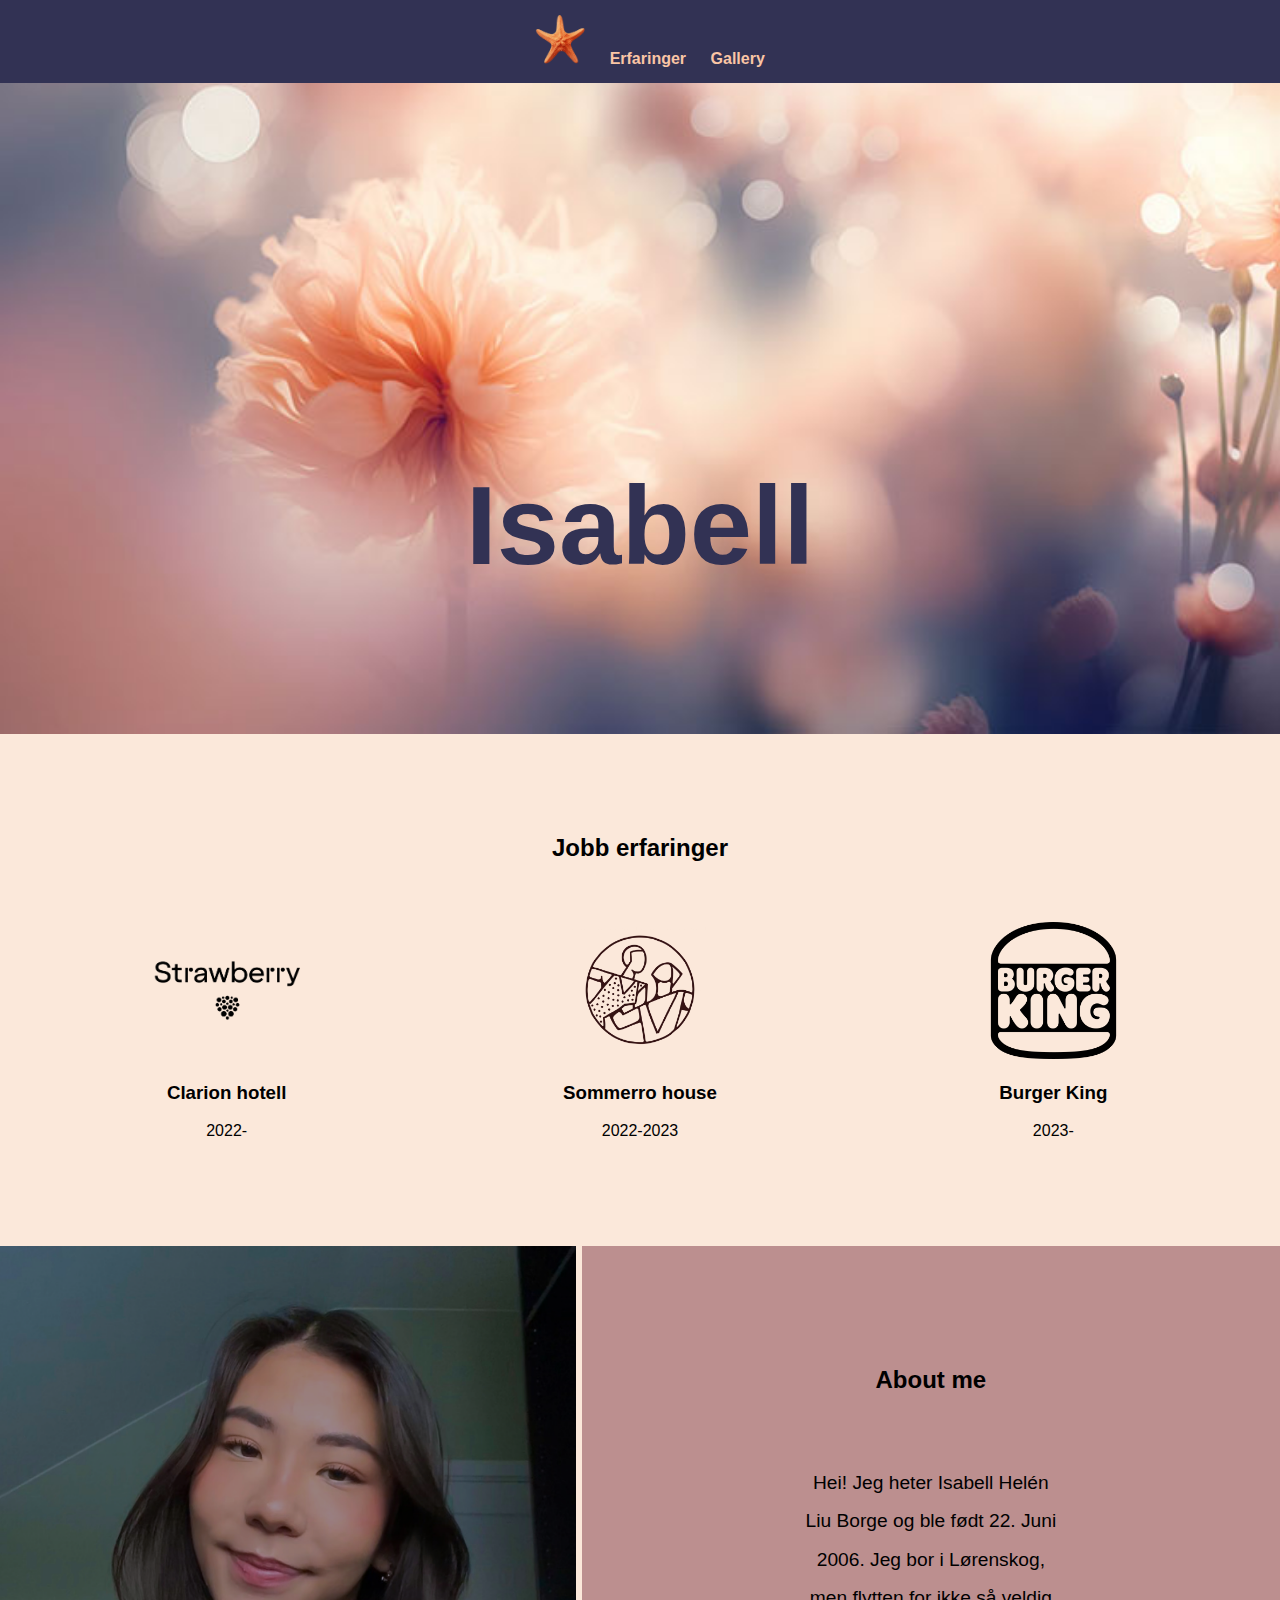
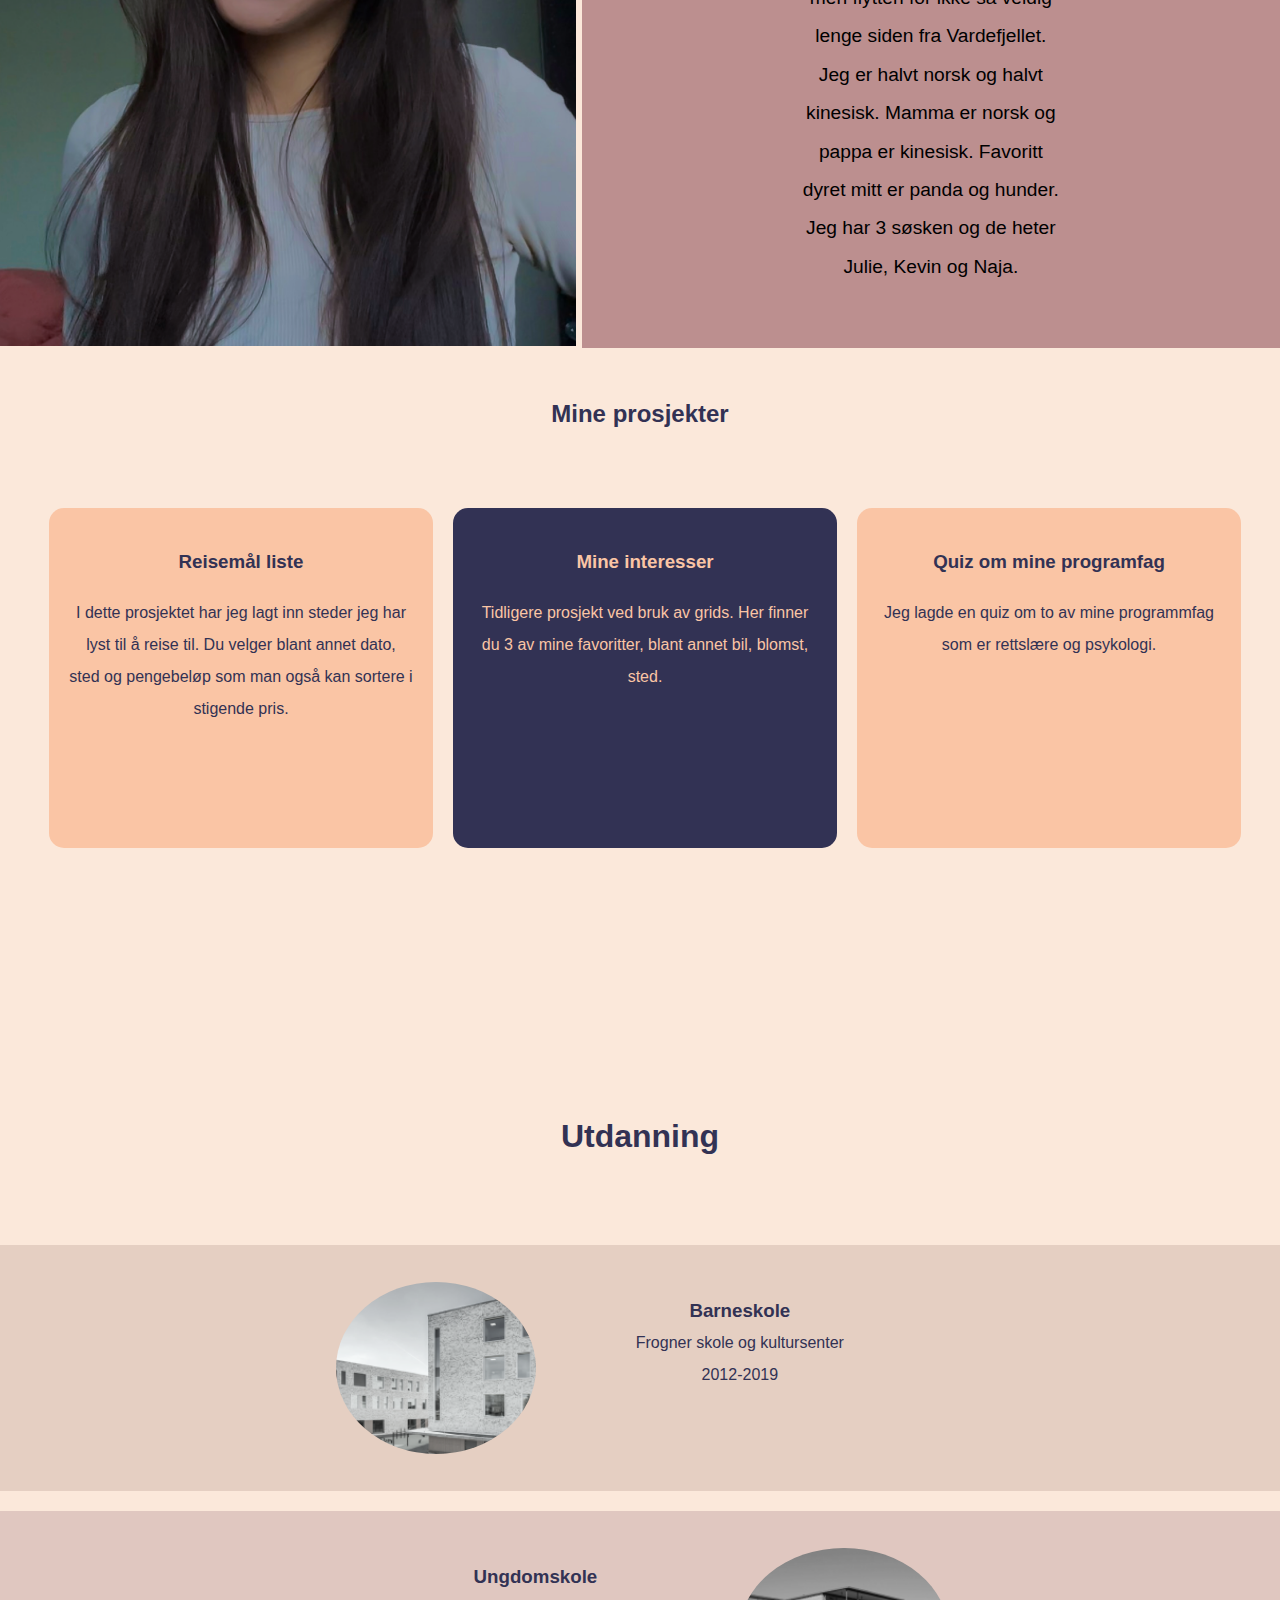
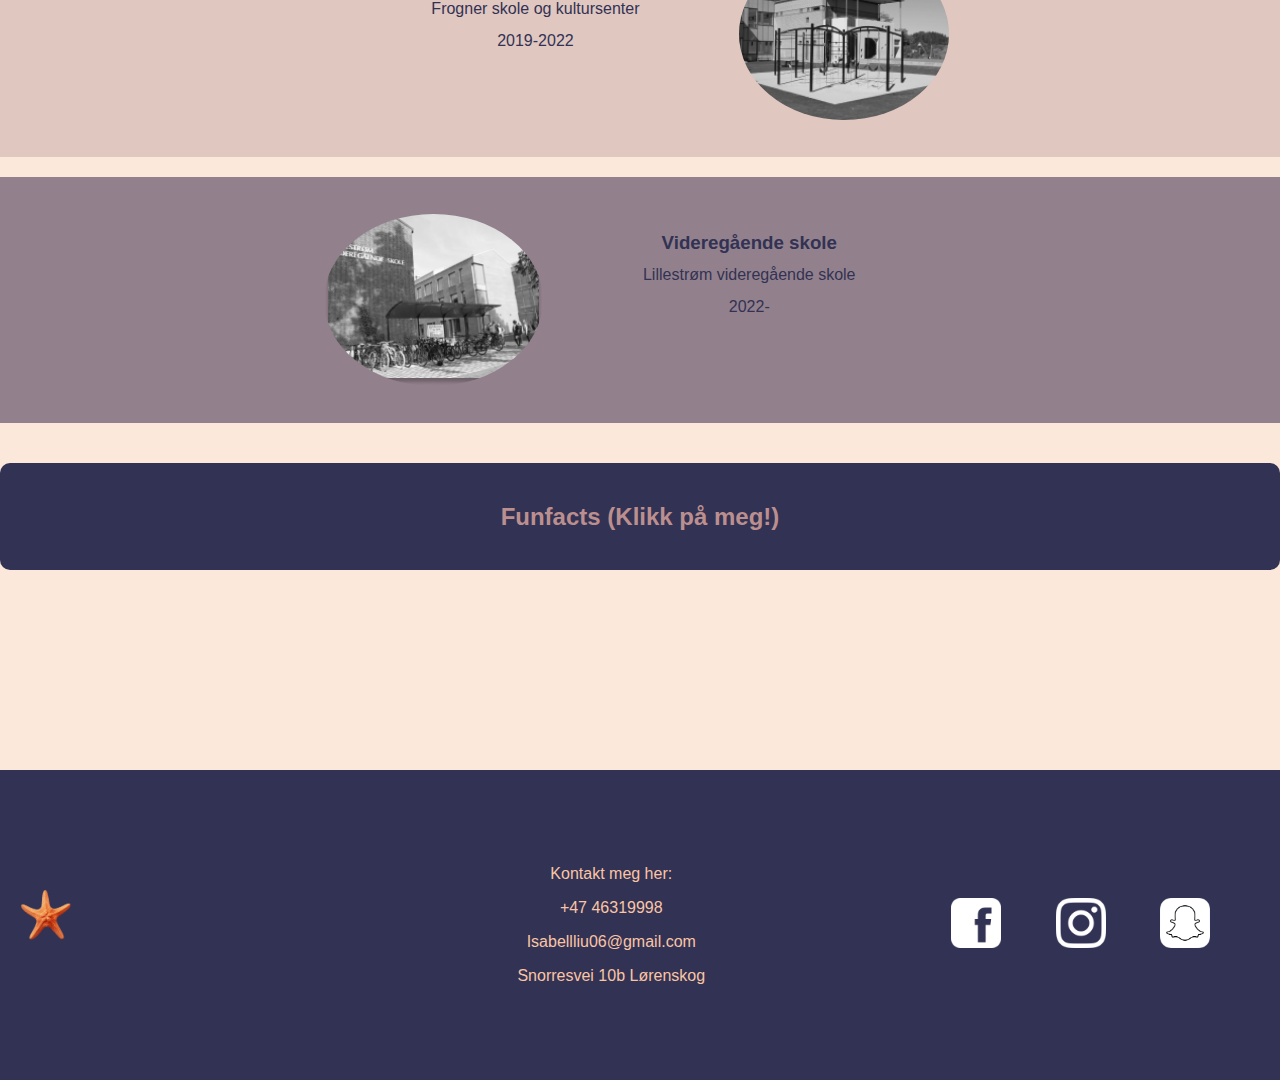
<file: index.html>
<!DOCTYPE html>
<html lang="en">

<head>
    <meta charset="UTF-8">
    <meta name="viewport" content="width=device-width, initial-scale=1.0">
    <link rel="preconnect" href="https://fonts.googleapis.com">
<link rel="preconnect" href="https://fonts.gstatic.com" crossorigin>

    <title>Isabell</title>
    <link rel="stylesheet" href="/css/index.css">
</head>

<body>

    <nav>
        <img src="bilder/starfish-with-ai-generated-free-png.webp" alt="Logo">
        <a href="jobbb.html">Erfaringer</a>
        <a href="layout.html">Gallery</a>

    </nav>

    <main>
        <img class="main-image" src="bilder/pantonecolor-web-main.2576.jpg" alt="Blde av meg">
        <h1 class="overskrift">Isabell</h1>

   

        <div class="jobber">
            <h2 class="job-experience">Jobb erfaringer</h2>
            <div class="jobb">
                <img class="jobb-image" src="bilder/strawberry.png" alt="bilde av clarion hotel">
                <h3>Clarion hotell</h3>
                <p> 2022- </p>
            </div>
            <div class="jobb">
                <img class="jobb-image" src="bilder/relsommerro.png" alt="bilde av sommerro">
                <h3>Sommerro house</h3>
                <p>2022-2023</p>
            </div>
            <div class="jobb">
                <img class="jobb-image" src="bilder/burger.png" alt="bilde av Burgerking">
                <h3>Burger King</h3>
                <p>2023- </p>
            </div>
        </div>

   

        <div class="container">
            <div class="image-container">
              <img class="isabell-image" src="bilder/Component 1.png" alt="Bilde av meg">
              <div class="border-box"></div>
            </div>
            <div class="text-container">
                <h2>About me</h2>
              <p>Hei! Jeg heter Isabell Helén Liu Borge og ble født 22. Juni 2006. Jeg bor i Lørenskog, men flytten for ikke så veldig lenge siden fra Vardefjellet. Jeg er halvt norsk og halvt kinesisk. Mamma er norsk og pappa er kinesisk. Favoritt dyret mitt er panda og hunder. Jeg har 3 søsken og de heter Julie, Kevin og Naja.</p>
            </div>
          </div>
        
  


          <h2 class="prosjekter">Mine prosjekter</h2>

        <div class="trepro">
            
            <a href="/Chapter4/4C/prøve list.html" class="prosjekt liste" id="liste">
                <h3>Reisemål liste</h3>
                <p>I dette prosjektet har jeg lagt inn steder jeg har lyst til å reise til. Du velger blant annet dato, sted og pengebeløp som man også kan sortere i stigende pris.</p>
                
            </a>

            <a href="/Chapter2/2F/minefavoritter.html" class="prosjekt favoritter" id="favoritter">
                <h3>Mine interesser</h3>
                <p>Tidligere prosjekt ved bruk av grids. Her finner du 3 av mine favoritter, blant annet bil, blomst, sted.</p>
                
            </a>

            <a href="/Chapter4/4A/quiz2.html" class="prosjekt quiz" id="quiz">
                <h3>Quiz om mine programfag</h3>
                <p>Jeg lagde en quiz om to av mine programmfag som er rettslære og psykologi.</p>
             
            </a>
        </div>
        

        <h1 class="utdanning">Utdanning</h1>
            
            <div class="skole barneskole">
                <img src="bilder/Rectangle 4.png" alt="Barneskole bilde">
                <div class="education">
                    <h3>Barneskole</h3>
                    <p>Frogner skole og kultursenter</p>
                    <p>2012-2019</p>
                </div>
            </div>
    
            <div class="skole ungdomskole">
                <div class="education">
                    <h3>Ungdomskole</h3>
                    <p>Frogner skole og kultursenter</p>
                    <p>2019-2022</p>
                </div>
                <img src="bilder/Rectangle 3.png" alt="Ungdomskole bilde">
            </div>
    
            <div class="skole videregaende-skole">
                <img src="bilder/Rectangle 5.png" alt="Videregående skole bilde">
                <div class="education">
                    <h3>Videregående skole</h3>
                    <p>Lillestrøm videregående skole</p>
                    <p>2022-</p>
                </div>
            </div>
        </div>



        <div class="funfacts-section" onclick="Funfacts()">
            <h2 class="funfacts-header">Funfacts  (Klikk på meg!)</h2>
            <div class="funfacts-info" id="funfacts-info">
                <h4>Funfact 1</h4>
                <p>Jeg har blitt jaget av en apekatt</p>
                <h4>Funfact 2</h4>
                <p>Jeg har 1471 i streak med mamma .</p>
                <h4>Funfact 3</h4>
                <p>Da jeg ble født ble jeg kalt Natalie</p>
              
            </div>
        </div>

</main>

   
<div class="footer">
    <div class="logo">
        <img src="bilder/starfish-with-ai-generated-free-png.webp" alt="Logo">
    </div>
    <div class="contact-info">
        <p>Kontakt meg her:</p>
        <p>+47 46319998</p>
        <p>Isabellliu06@gmail.com</p>
        <p>Snorresvei 10b Lørenskog</p>
    </div>
    <div class="social-media">
        <img src="bilder/facee.png" alt="Facebook">
        <img src="bilder/insta.png" alt="Instagram">
        <img src="bilder/snapp.png" alt="Snapchat">
    </div>
</div>

<script src="index.js"></script>

</body>

</html>
</file>
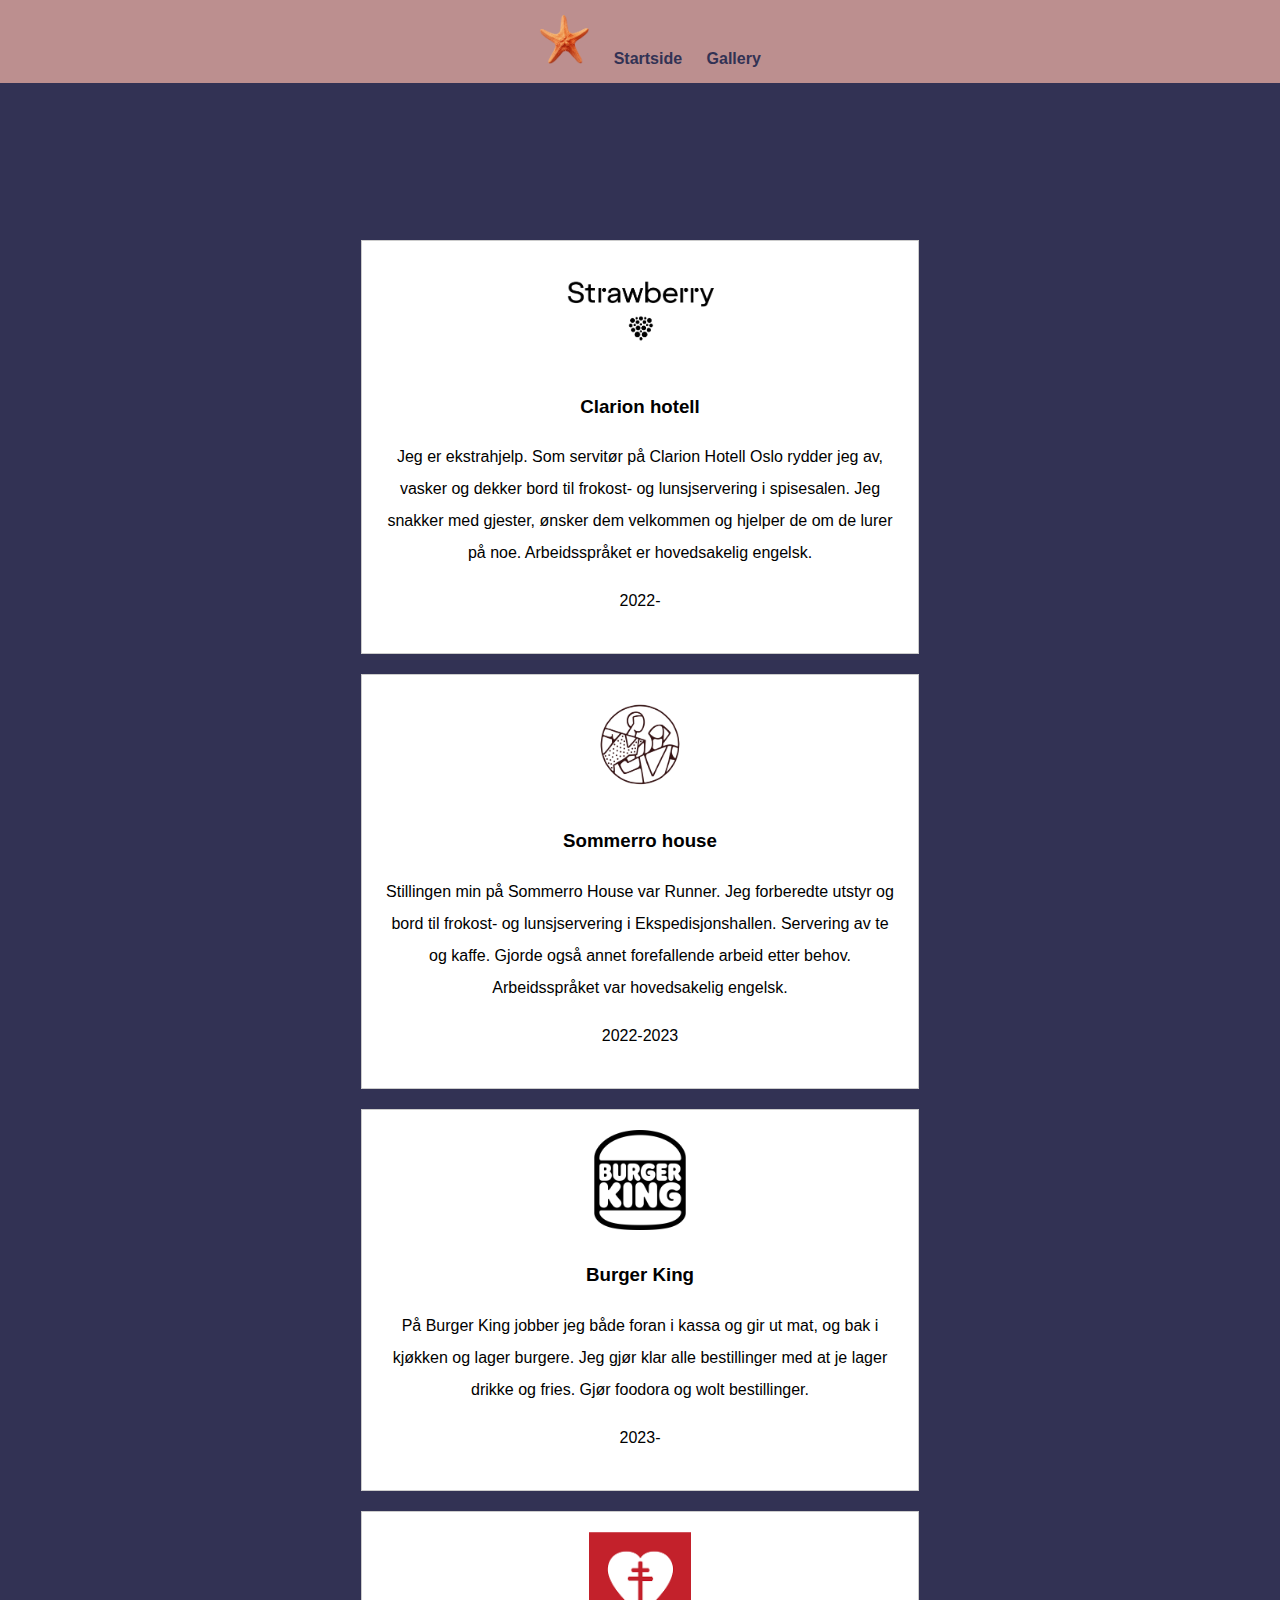
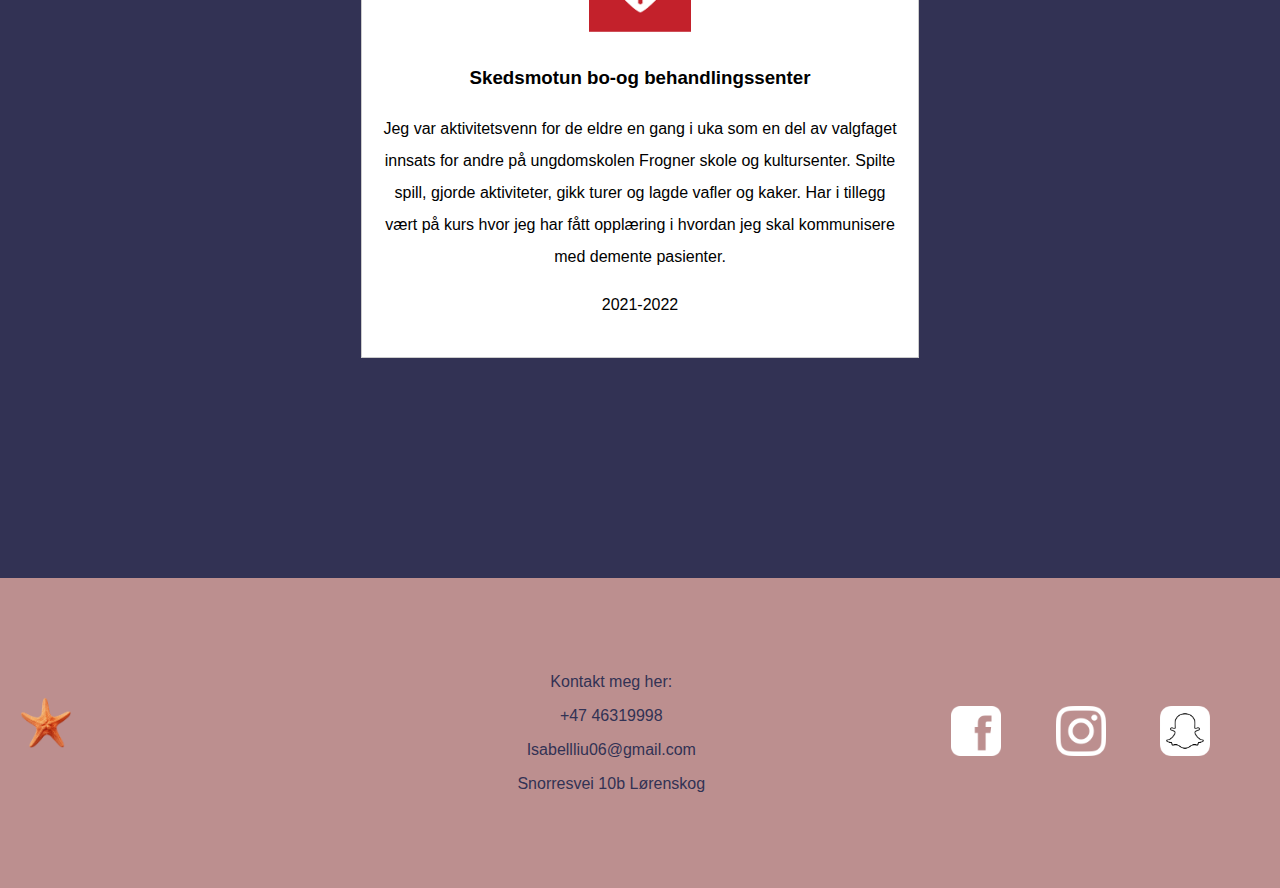
<file: jobbb.html>
<!DOCTYPE html>
<html lang="en">
<head>
  <meta charset="UTF-8">
  <meta name="viewport" content="width=device-width, initial-scale=1.0">
  <link rel="stylesheet" href="/css/jobbb.css">
  <title>Mine jobberfaringer</title>
</head>
<body>

    <nav>
        <img src="bilder/starfish-with-ai-generated-free-png.webp" alt="Logo">
        <a href="index.html">Startside</a>
        <a href="layout.html">Gallery</a>

        


       
    </nav>
    
  <header>
    <h1>Jobb erfainger</h1>
  </header>
  
  <section class="jobbene-mine">
    <div class="jobb">
        <img class="jobb-image" src="bilder/strawberry.png" alt="clarion hotel">
        <h3>Clarion hotell</h3>
        <p>Jeg er ekstrahjelp. Som servitør på Clarion Hotell Oslo rydder jeg av, vasker og dekker bord til frokost- og lunsjservering i spisesalen. Jeg snakker med gjester, ønsker dem velkommen og hjelper de om de lurer på noe. Arbeidsspråket er hovedsakelig engelsk.</p>
        <p>2022-</p>
    </div>

    <div class="jobb">
        <img class="jobb-image" src="bilder/relsommerro.png" alt="bilde av sommerro">
        <h3>Sommerro house</h3>
        <p>Stillingen min på Sommerro House var Runner. Jeg forberedte utstyr og bord til frokost- og lunsjservering i Ekspedisjonshallen. Servering av te og kaffe. Gjorde også annet forefallende arbeid etter behov. Arbeidsspråket var hovedsakelig engelsk.</p>
        <p>2022-2023</p>
    </div>

    <div class="jobb">
        <img class="jobb-image" src="bilder/burger.png" alt="bilde av Burgerking">
        <h3>Burger King</h3>
        <p>På Burger King jobber jeg både foran i kassa og gir ut mat, og bak i kjøkken og lager burgere. Jeg gjør klar alle bestillinger med at je lager drikke og fries. Gjør foodora og wolt bestillinger.</p>
        <p>2023-</p>
    </div>

    <div class="jobb">
        <img class="jobb-image" src="bilder/aktivitetsven.png" alt="Bilde av skedsmotun bo-og behandligssenter">
        <h3>Skedsmotun bo-og behandlingssenter</h3>
        <p> Jeg var aktivitetsvenn for de eldre en gang i uka som en del av valgfaget innsats for andre på ungdomskolen Frogner skole og kultursenter. Spilte spill, gjorde aktiviteter, gikk turer og lagde vafler og kaker. Har i tillegg vært på kurs hvor jeg har fått opplæring i hvordan jeg skal kommunisere med demente pasienter. 
            </p>
        <p>2021-2022</p>
    </div>

    
</section>

<div class="footer">
  <div class="logo">
      <img src="bilder/starfish-with-ai-generated-free-png.webp" alt="Logo">
  </div>
  <div class="contact-info">
      <p>Kontakt meg her:</p>
      <p>+47 46319998</p>
      <p>Isabellliu06@gmail.com</p>
      <p>Snorresvei 10b Lørenskog</p>
  </div>
  <div class="social-media">
      <img src="bilder/facee.png" alt="Facebook">
      <img src="bilder/insta.png" alt="Instagram">
      <img src="bilder/snapp.png" alt="Snapchat">
  </div>
</div>



</body>




</html>
</file>
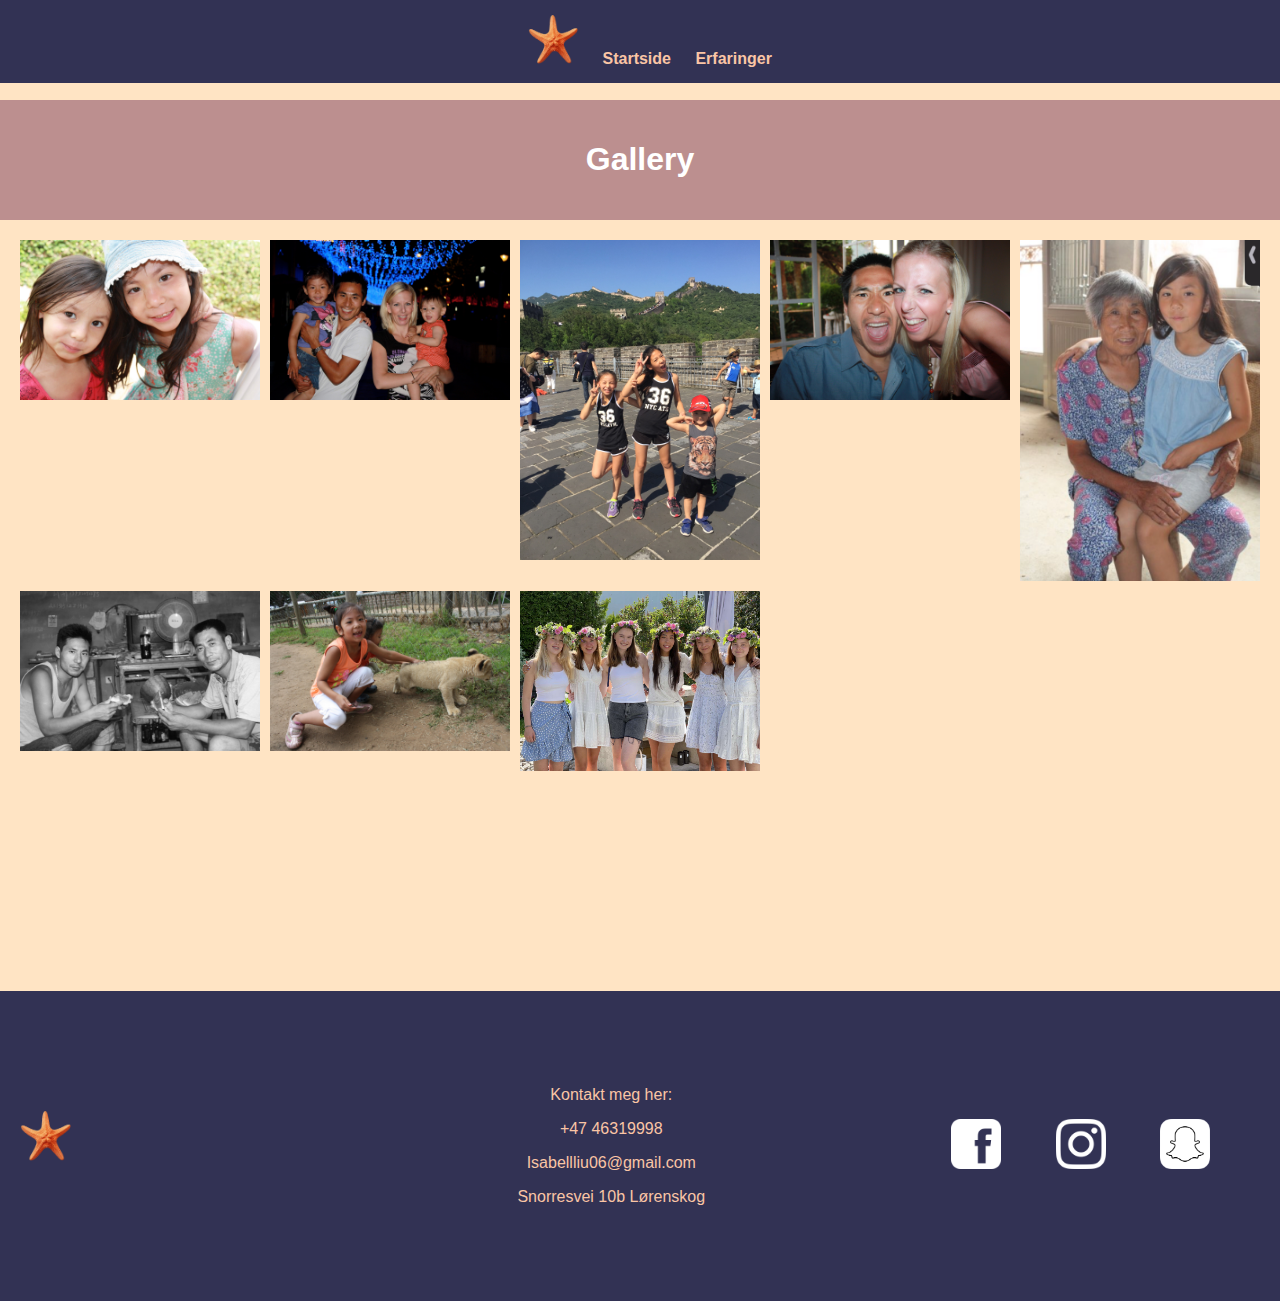
<file: layout.html>
<!DOCTYPE html>
<html lang="en">
<head>
  <meta charset="UTF-8">
  <meta name="viewport" content="width=device-width, initial-scale=1.0">
  <link rel="stylesheet" href="/css/layout.css">
  <title>Bilder</title>
</head>
<body>

    <nav>
        <img src="bilder/starfish-with-ai-generated-free-png.webp" alt="Logo">
        <a href="index.html">Startside</a>
        <a href="jobbb.html">Erfaringer</a>
       
       
    </nav>
    
    
  <header>
    <h1>Gallery</h1>
  </header>
  <section class="image-gallery">
    
    <img src="/bilder/015.JPG" alt="Bilde av meg og søsteren min">
    <img src="/bilder/IMG_3053.JPG" alt="Bilde av meg, julie, mamma og pappa">
    <img src="/bilder/IMG_1457.JPG" alt="meg, kevin og julie på kinesiske mur">
    <img src="/bilder/057.JPG" alt="Bilde av mamma og pappa">
    <img src="/bilder/Rectangle 18.png " alt="meg og neinei">
    <img src="/bilder/Rectangle 19.png " alt="pappa og onkel">
    <img src="/bilder/137.JPG" alt="Meg og familien min i sør SørAfrika på besøk hos besteforeldrene mine">
    <img src="/bilder/IMG_2073.JPG" alt="meg og vennene mine midtsommar">


    
  </section>

  <div class="footer">
    <div class="logo">
        <img src="bilder/starfish-with-ai-generated-free-png.webp" alt="Logo">
    </div>
    <div class="contact-info">
        <p>Kontakt meg her:</p>
        <p>+47 46319998</p>
        <p>Isabellliu06@gmail.com</p>
        <p>Snorresvei 10b Lørenskog</p>
    </div>
    <div class="social-media">
        <img src="bilder/facee.png" alt="Facebook">
        <img src="bilder/insta.png" alt="Instagram">
        <img src="bilder/snapp.png" alt="Snapchat">
    </div>
</div>

  

</body>
</html>
</file>
<file: css/index.css>
/* Generelle stiler for hele siden */
body {
    margin: 0;
    padding: 0;
    display: grid;
    grid-template-rows: auto 1fr auto; /*Den første raden (auto) tilpasser seg innholdet og gir høyden som er nødvendig.
                                        - Den andre raden (1fr) tar opp all tilgjengelig tilgjengelig plass og justerer seg dynamisk.
                                        - Den tredje raden (auto) tilpasser seg innholdet og gir høyden som er nødvendig. */
    min-height: 100vh;
    background-color: rgb(251, 232, 218);
    font-family:'Gill Sans', 'Gill Sans MT', Calibri, 'Trebuchet MS', sans-serif
   


}


/*Her er koden for nav baren*/
nav {
    background-color: rgb(50, 50, 84);
    padding: 15px;
    color: white;
    text-align: center;
    grid-row: 1;
    position: fixed;
    width: 100%; /* For å fylle hele bredden av siden */
    top: 0;
    z-index: 1000; /* For å være sikker på at den vises over andre elementer */
}

/*for stjernefisk logoen*/
nav img {
    max-width: 50px;
    margin-right: 10px;
}

nav a {
    color: rgb(250, 197, 165);
    text-decoration: none;
    margin: 0 10px;
    font-weight: bold;
    
}

nav a:hover {
    color: rosybrown;
    
}


main {
    text-align: center;
    grid-row: 2;
    display: grid;
    grid-template-rows: 1fr auto 1fr;   
    /* Oppretter et grid med tre rader:
    - Første rad tar opp all tilgjengelig vertikal plass dynamisk.
    - Andre rad tilpasser seg innholdet.
    - Tredje rad tar opp all tilgjengelig vertikal plass dynamisk. */
   
}

/* Dette er koden for det første bildet på siden*/
.main-image {
    width: 100%;
    height: 100%;
    object-fit: cover;
    object-position: 90% 90%;
    background-repeat: no-repeat;
    background-size: cover;
    background-attachment: fixed;
    
   
}
    
/*Isabell teksten*/
.overskrift {
    position: absolute;
    top: 50%;
    left: 50%;
    transform: translate(-50%, -50%);
    color: rgb(50, 50, 84);
    font-size: 7em; 
    z-index: 1; /* Sørger for at teksten ligger over bildet */
    text-align: center;
}

/* Dette er koden for mine jobb erfaringer*/
.job-experience {
    grid-column: span 3; /* Spenn over 3 kolonner */
    text-align: center; /* Midtstill teksten */
    margin-bottom: 20px; /* Avstand under teksten */
}


.jobber {
    display: grid;
    grid-template-columns: repeat(3, 1fr); /* Oppretter et grid med tre like kolonner,
    hver tar opp all tilgjengelig horisontal plass dynamisk. */
    gap: 20px;
    margin-top: 50px;
    padding: 30px;
}

.jobb {
    background-color: #eeeeee00;
    padding: 20px;
    text-align: center;
}

.jobb-image {
    width: 50%;
    height: 50%;
    object-fit: contain;
    object-position: center;
}



/*Koden for bilde av meg og teksten ved siden av*/

.container {
    display: flex;
  }
  
  .image-container {
    display: flex;
    max-height: 700px;
  }
  
  .isabell-image {
    width: 99%;
    max-height: 100%;
    object-fit: cover;
    background-color: #ece7ea;
  }
  
  
  
  .text-container {
    flex: 1; /* Dette gjør at teksten tar opp all tilgjengelig plass til høyre */
    padding: 20px; 
    background-color: rosybrown;
    /*background: linear-gradient(to bottom, rgb(50,50,84), rgb(250, 197, 165));*/
    max-height: 582px;
    margin-bottom: 30px;
    padding-top: 100px;
    

  }
  
  .text-container p {
    margin: 0;
    line-height: 2em;
    font-size: 1.2em;
    padding: 200px;
    padding-top: 50px;
  }
  


  /*Koden for mine prosjekter*/
  .prosjekter {
    font-size: 1.5em;
    margin-bottom: 40px;

    text-align: center;
    color:  rgb(50, 50, 84);

    
}

/*Tre prosjekter*/
  .trepro{
    display: flex;
    justify-content: center;
    margin-top: 30px;
}

.prosjekt {
    flex: 0 1 calc(30% - 40px); /* Justerer bredden på boksene og legger til mellomrom */
    height: 300px;
    padding: 20px;
    text-align: center;
    margin-right: 40px; /* Legg til mellomrom mellom boksene */
   transition: transform 0.2s ease, background-color 0.2s ease, box-shadow 0.2s ease;
   line-height: 2em;
   margin-bottom: 200px;

}


.prosjekt a {
    text-decoration: none; /* Fjern understrekning under lenken */
    opacity: 0; 

    }

    a {
        text-decoration: none !important; /*Fjerner understreken*/
    }



    .liste, .favoritter, .quiz {
        border-radius: 15px; 
        padding: 20px;
        margin: 10px;
        text-align: center;
        
    
      }



.liste {
    background-color: rgb(250,197,165); 
    color:rgb(50, 50, 84)
}

.favoritter {
    background-color: rgb(50, 50, 84); 
    color: rgb(250, 197, 165);
}

.quiz {
    background-color: rgb(250, 197, 165); 
    color:rgb(50, 50, 84);
}

.prosjekt:last-child {
    margin-right: 0; 
}

.prosjekt:hover {
    transform: scale(1.1);
    box-shadow: 0px 0px 50px rgba(231, 88, 205, 0.532);
}



/*Styling for utdanning*/
.utdanning {
    text-align: center;
    padding: 60px;
    margin-bottom: 30px;
    color:rgb(50, 50, 84);
    margin-top: 200px
}



 
.skole{
    display: flex;
    align-items: center;
    justify-content: center;
    margin-bottom: 20px;
    
}


/* Legg til denne delen i din eksisterende CSS */

.skole img {
    border-radius: 50%; /* Setter border-radius til 50% for å få runde bilder */
    max-width: 100%; /* For å sørge for at bildene ikke overstiger containerens bredde */
    height: 70%; /* For å bevare bildets proporsjoner */
}



.education {
    margin: 50px 100px;
    text-align: center;
    margin-bottom: 100px;
    
}

.education h2,
.education h3,
.education p {
    margin: 0;
}


.barneskole {
    
    background-color: rgb(229,207,194);
    color:  rgb(50, 50, 84);
    line-height: 2em;
}

.ungdomskole {
    background-color: rgb(224,199,192);
    color:  rgb(50, 50, 84);
    line-height: 2em;
}

.videregaende-skole {
    background-color: rgb(146, 129, 140);
    color:  rgb(50, 50, 84);
    line-height: 2em;
    

    }



    .funfacts-section {
        text-align: center;
        padding: 20px;
        background-color: rgb(50, 50, 84);
        color: rosybrown;
        cursor: pointer;
        border-radius: 10px;
        margin-top: 20px;
        
    }
    
    .funfacts-section:hover {
        background-color: rgb(80, 80, 124);
    }
    
    .funfacts-info {
        display: none;
        background-color: #fff;
        border: 1px solid #ccc;
        padding: 20px;
        margin-top: 10px;
        border-radius: 10px;
        box-shadow: 0 0 10px rgba(0, 0, 0, 0.1);
    }
    
    .funfacts-info h4 {
        color: rgb(50, 50, 84);
        margin-bottom: 10px;
    }



    

    /*Styling for footer og innholdet i footer*/
    .footer {
        background-color: rgb(50, 50, 84);
        color: rgb(250, 197, 165);
        text-align: center;
        padding: 20px;
        grid-row: 3;
        display: flex;
        align-items: center;
        margin-top: 200px;
        height: 30vh;
    }
    

    .footer img {
        height: 50px; 
        margin-right: 50px; 
    }
    


    .contact-info {
        flex-grow: 2; 
        text-align: center;
        align-items: center;
        padding-left: 150px;
        justify-content: center; 
        
    }


    .logo{   /*Dette er for logene til sosale medier*/
        height: 70px;
        
    }



@media only screen and (max-width: 768px) {
    
    nav {
        padding: 10px;
    }
    
    /*nav {
        flex-direction: column;
        align-items: center;
        padding: 10px;
    }

    nav a {
        font-size: 14px;
        margin: 5px 0;
    }
*/
    main {
        grid-template-rows: auto auto auto;
    }

    .main-image {
        max-height: 500px;

    }


    .overskrift {
        position: absolute;
        top: 20%;
        left: 70%;
        transform: translate(-50%, -50%);
        font-size: 3em;
        text-align: center;
        padding-left: 170px;
    }



    .jobber {
     
        gap: 10px;
        padding: 10px;
        margin-top: 20px;
    }

   

    .jobb-image {
        width: 200px;
        height: 100px;
    }


    

    .container {
        flex-direction: column;
        max-height: none;
    }

    .text-container p {
        margin: 0;
        line-height: 2em;
        font-size: 1.2em;
        padding: 30px;
        padding-top: 30px;
      }

    .isabell-image {
        width: 100%;
        max-height: 100%;
    }



    .prosjekter {
        font-size: 2em;
        margin-bottom: 50px;
        margin-top: 50px;

    }

    .prosjekt {
        flex: 0 1 calc(100% - 20px);
        margin-right: 0;
        margin-bottom: 20px;
        height: auto;
        padding: 15px;
    }



    .utdanning {
        
        margin-top: 20px
    }
    

    .footer {
        margin-top: 80px;
        flex-direction: column;
        align-items: center;
        padding: 20px;
    }

    .social-media {
        display: flex; 
        justify-content: center; 
        margin-top: 10px; 
    }

    .social-media img {
        max-width: 30px; 
        height: auto;
        margin: 0 10px; 
    }

    .footer img {
        margin-right: 0;
        margin-bottom: 10px;
    }

    .contact-info {
        padding: 0 20px;

    }
    
}
</file>
<file: css/jobbb.css>
body {
    margin: 0;
    font-family:'Gill Sans', 'Gill Sans MT', Calibri, 'Trebuchet MS', sans-serif;
    background-color: rgb(50, 50, 84);
    width: 100vw;
}

nav {
    background-color: rosybrown;
    padding: 15px;
    color: rgb(50, 50, 84);
    text-align: center;
    grid-row: 1;
    position: fixed;
    width: 100%;
    top: 0;
    z-index: 1000;
}

nav img {
    max-width: 50px;
    margin-right: 10px;
}

nav a {
    color: rgb(50, 50, 84);
    text-decoration: none;
    margin: 0 10px;
    font-weight: bold;
}

nav a:hover {
    color: rgb(255, 255, 255);
}

header {
    background-color:rgb(50, 50, 84);
    color: rgb(50, 50, 84);
    text-align: center;
    padding: 20px;
    margin-top: 100px;
}


/* Stil for seksjon med jobber */
.jobbene-mine {
    display: flex;
    flex-direction: column; 
    align-items: center;
    gap: 20px;
    padding: 20px;
}

/* Stil for hver jobb i seksjonen */
.jobb {
    background-color: rgb(255, 255, 255);
    padding: 20px;
    text-align: center;
    border: 1px solid #ccc; 
    width: 45%;
    box-sizing: border-box; 
    line-height: 2em;
}


.jobb-image {
    width: 100%; 
    height: 100px;
    object-fit: contain;
    object-position: center;
}



/*Styling for footer og innholdet i footer*/
.footer {
    background-color: rosybrown;
    color: rgb(50, 50, 84);
    text-align: center;
    padding: 20px;
    grid-row: 3;   /*plassering*/
    display: flex;
    align-items: center;
    margin-top: 200px;
    height: 30vh;
}


.footer img {
    height: 50px; 
    margin-right: 50px; 
}



.contact-info {
    flex-grow: 2; 
    text-align: center;
    align-items: center;
    padding-left: 150px;
    justify-content: center; 
    
}


.logo{   /*Dette er for logene til sosale medier*/
    height: 70px;
    
}







@media (max-width: 767px) {
    body {
        margin-top: 80px;
        justify-content: center;
    }

    nav {
        padding: 10px;
    }

    header {
        margin-top: 80px;
    }

    .jobbene-mine {
        display: flex;
        flex-direction: column;
        gap: 20px;
        padding: 20px;
        align-items: center; 
    }
    
    .jobb {
        background-color: #ffffff;
        padding: 20px;
        text-align: center;
        border: 1px solid #ccc;
        width: 100%;
        box-sizing: border-box;
    }


    /* Justering av bildet i bunnen på mindre skjermer */
    .jobb-image {
        max-width: 100%; 
        height: auto;
        max-height: 80px;
    }

    .footer {
        margin-top: 80px;
        flex-direction: column;
        align-items: center;
        padding: 20px;
        max-width: 91vw;
    }

    .social-media {
        display: flex; 
        justify-content: center; 
        margin-top: 10px; 
    }

    .social-media img {
        max-width: 30px; 
        height: auto;
        margin: 0 10px; 
    }

    .footer img {
        margin-right: 0;
        margin-bottom: 10px;
    }
/* Tilpasning av kontaktinformasjon i bunnen på mindre skjermer */
    .contact-info {
        padding: 0 20px;

    }
}
</file>
<file: css/layout.css>
body {
    margin: 0;
    font-family:'Gill Sans', 'Gill Sans MT', Calibri, 'Trebuchet MS', sans-serif;
    background-color: bisque;
    width: 100vw;
  }
  

/*Styling for nav baren*/
  nav {
    background-color: rgb(50, 50, 84);
    padding: 15px;
    color: white;
    text-align: center;
    grid-row: 1;
    position: fixed; /*Slik at den alltid vil ligge øverst på siden*/
    width: 100%; 
    top: 0;
    z-index: 1000; /* For å være sikker på at den vises over andre elementer */
}


nav img {
    max-width: 50px;
    margin-right: 10px;
}

nav a {
    color: rgb(250, 197, 165);
    text-decoration: none;
    margin: 0 10px;
    font-weight: bold;
}


nav a:hover {
    color: rosybrown;
}


/*Overskriften*/
  header {
    background-color: rosybrown;
    color: #fff;
    text-align: center;
    padding: 20px;
    margin-top: 100px;
  }
  
  /*Bildene*/
  .image-gallery {
    display: grid;
    grid-template-columns: repeat(auto-fill, minmax(200px, 1fr));
    gap: 10px;
    padding: 20px;
    
  }
  
  .image-gallery img {
    width: 100%;
    height: auto;
  }

  .image-gallery img:hover{
    transform: scale(1.5);
    
  }
  
  
  /*Styling for footer*/

  /*Styling for footer og innholdet i footer*/
.footer {
    background-color: rgb(50, 50, 84);
    color: rgb(250, 197, 165);
    text-align: center;
    padding: 20px;
    grid-row: 3;
    display: flex;
    align-items: center;
    margin-top: 200px;
    height: 30vh;
}


.footer img {
    height: 50px; 
    margin-right: 50px; 
}



.contact-info {
    flex-grow: 2; 
    text-align: center;
    align-items: center;
    padding-left: 150px;
    justify-content: center; 
    
}


.logo{   /*Dette er for logene til sosale medier*/
    height: 70px;
    
}

/* Mobiltilpasning */
@media (max-width: 767px) {
    body {
        margin-top: 80px; 
        justify-content: center;
    }

    nav {
        padding: 10px;
    }

    header {
        margin-top: 80px; 
        
    }

    .image-gallery {
        padding: 10px;
        margin-left: 10px;
        margin-right: 10px;
    }

    



    .footer {
        margin-top: 80px;
        flex-direction: column;
        align-items: center;
        padding: 20px;
        max-width: 91vw;
    }

    .social-media {
        display: flex; 
        justify-content: center; 
        margin-top: 10px; 
    }

    .social-media img {
        max-width: 30px; 
        height: auto;
        margin: 0 10px; 
    }

    .footer img {
        margin-right: 0;
        margin-bottom: 10px;
    }

    .contact-info {
        padding: 0 20px;

    }
}
</file>
